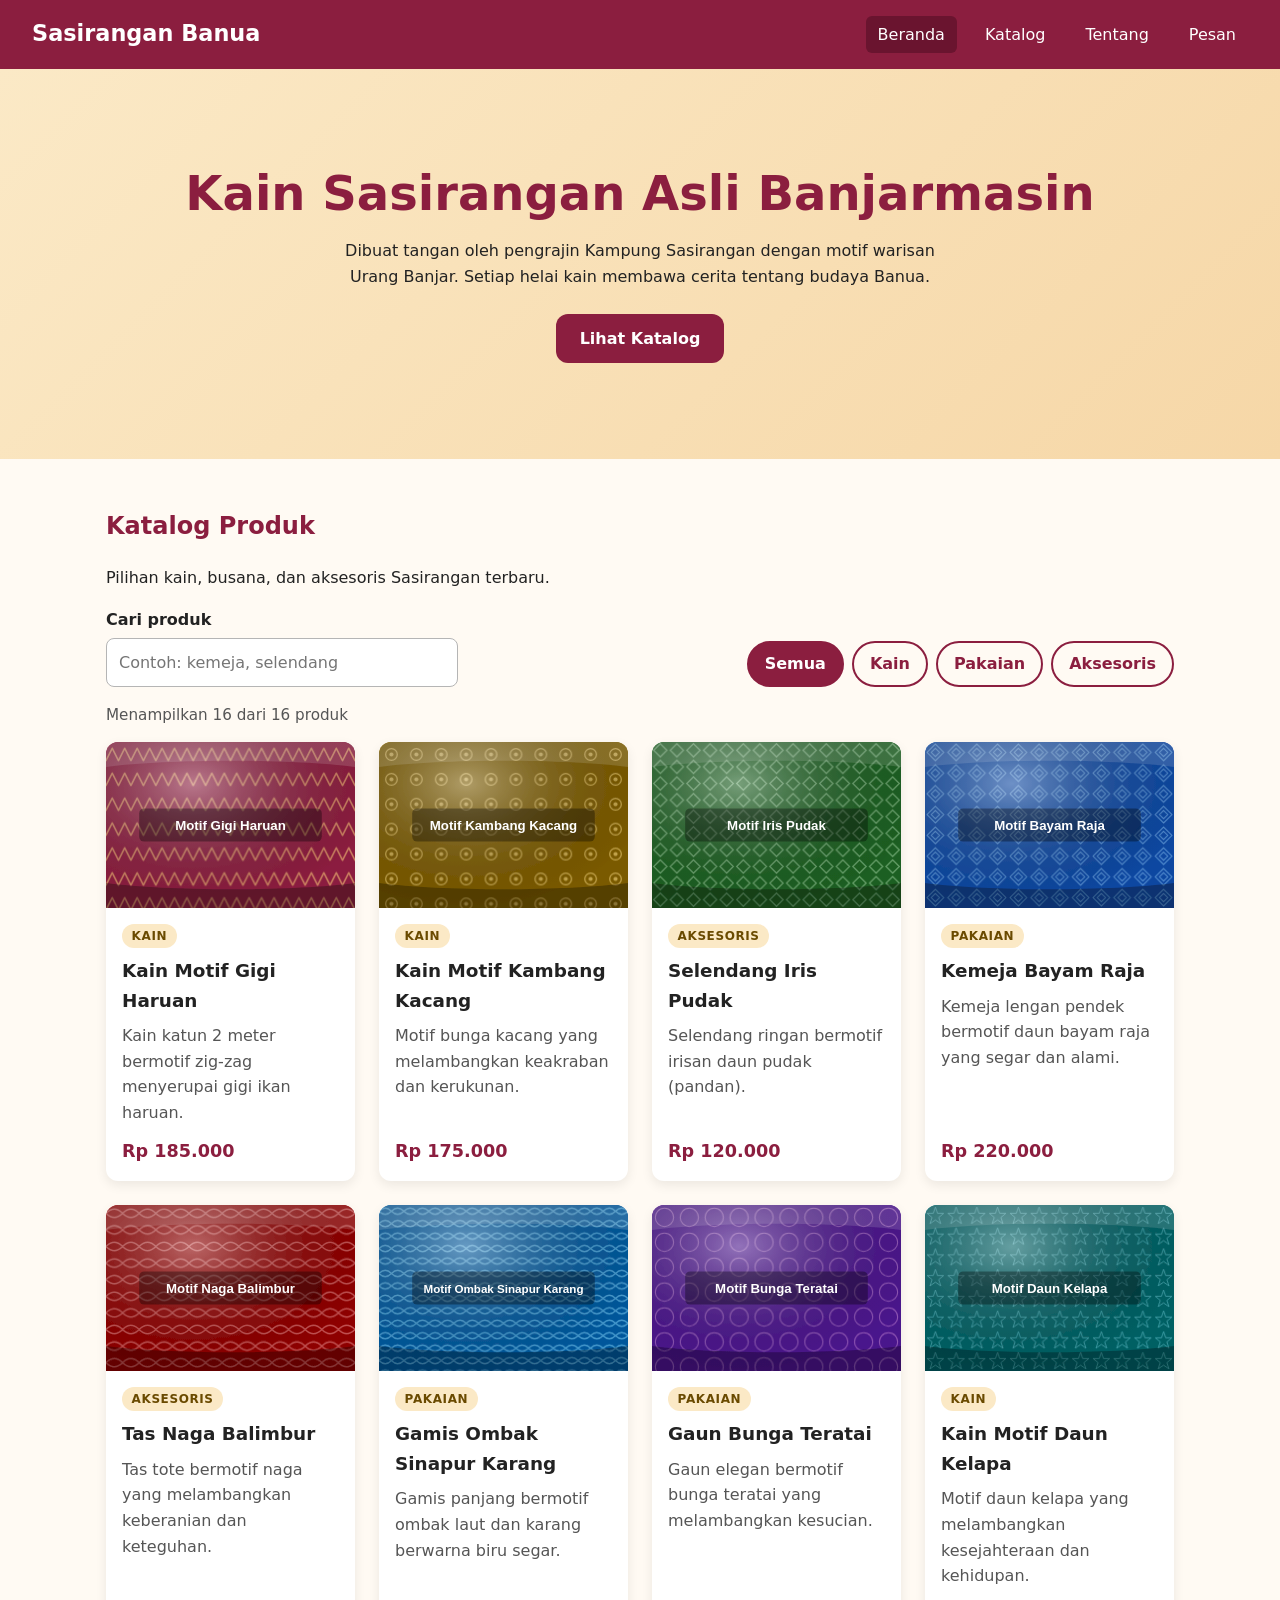
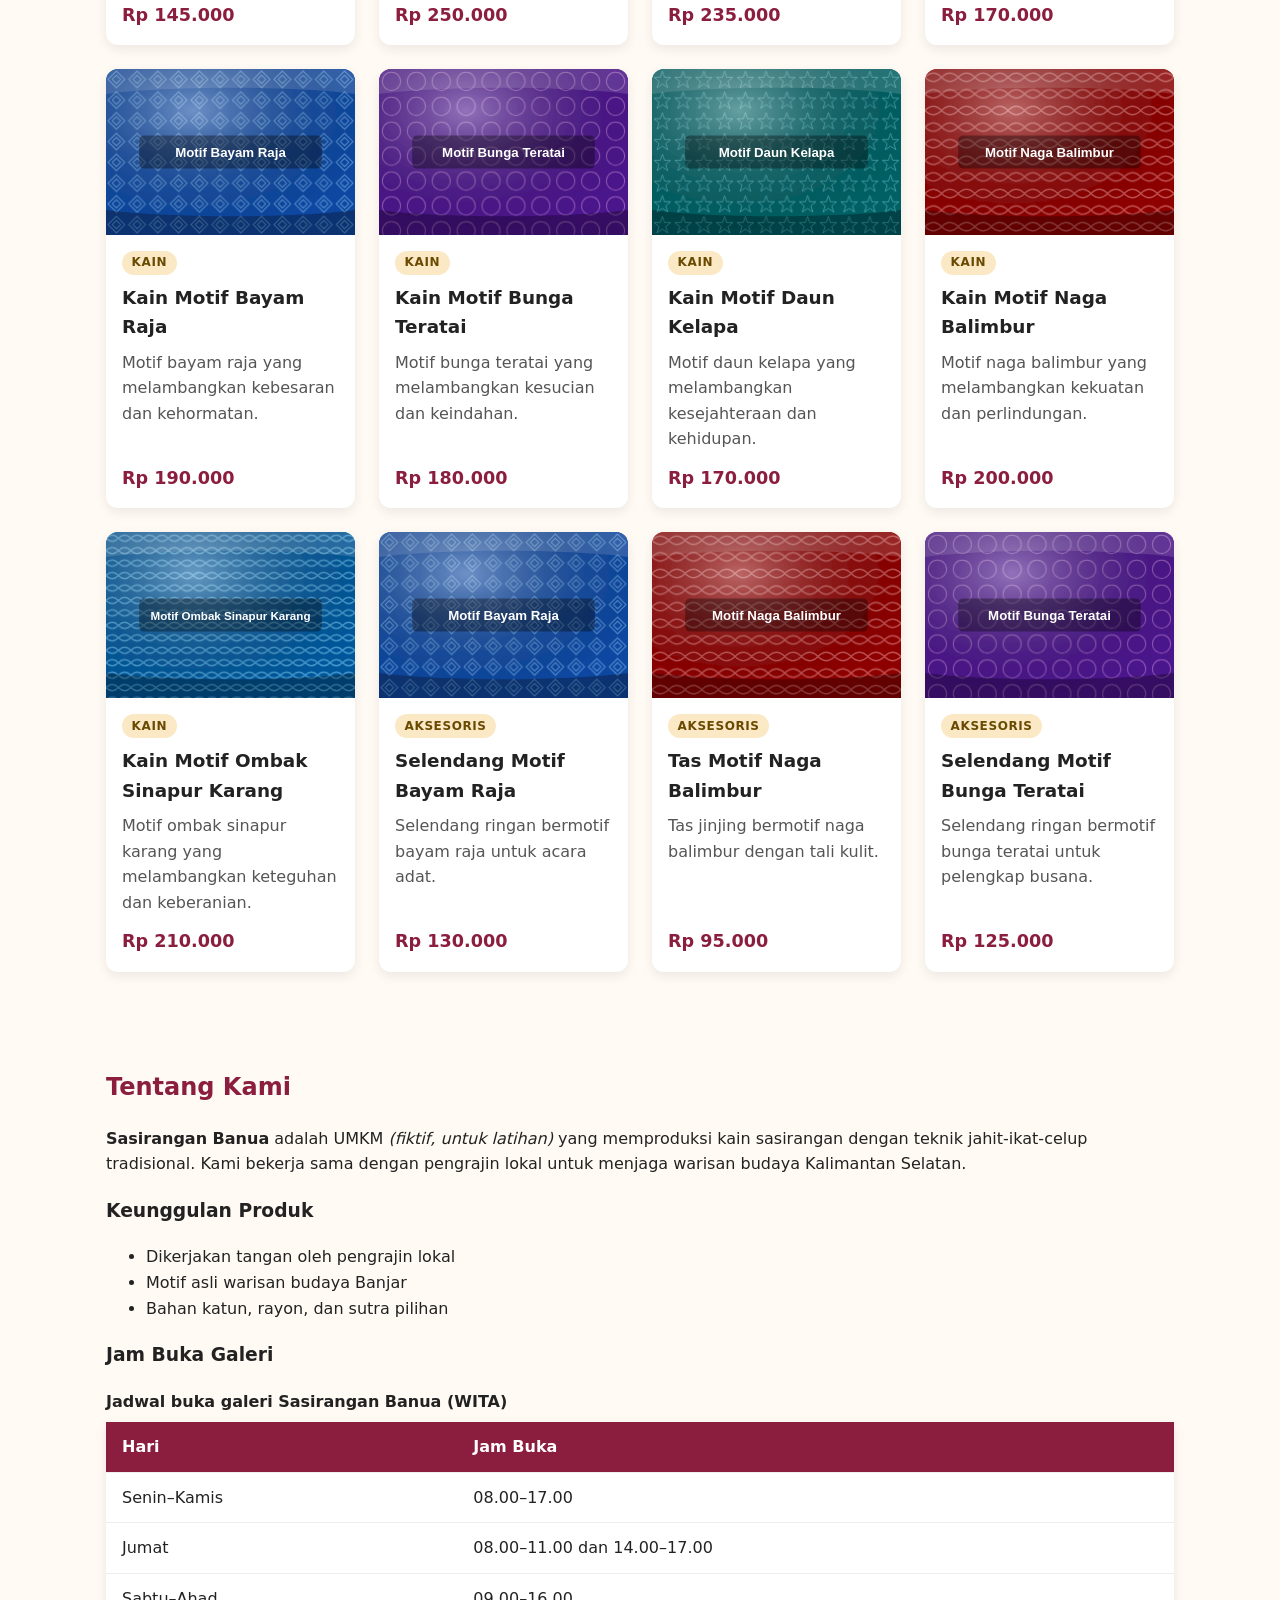
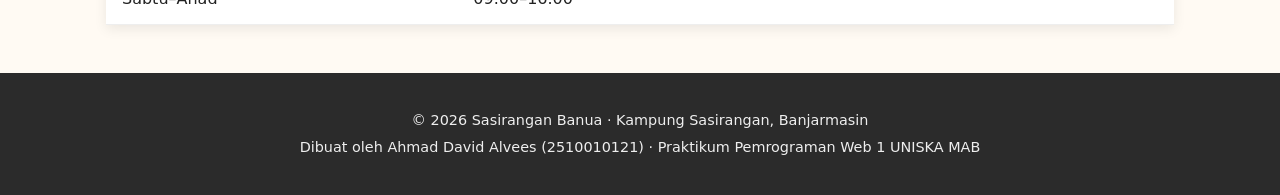
<file: index.html>
<!doctype html>
<html lang="en">
  <head>
    <meta charset="UTF-8" />
    <meta name="viewport" content="width=device-width, initial-scale=1.0" />
    <meta
      name="description"
      content="Catalog kain dan busana Sasirangan khas Banjarmasin
    karya pengrajin lokal"
    />
    <link rel="stylesheet" href="css/style.css" />
    <link rel="shortcut icon" href="img/favicon.svg" type="image/x-icon" />
    <title>Sasirangan Banua | Kain Khas Banjar</title>
  </head>

  <body>
    <header class="header-situs">
      <p class="logo"><a href="index.html"></a>Sasirangan Banua</p>
      <nav aria-label="Navigasi Utama">
        <ul class="menu">
          <li><a href="index.html" aria-current="page">Beranda</a></li>
          <li><a href="#katalog">Katalog</a></li>
          <li><a href="#tentang">Tentang</a></li>
          <li><a href="kontak.html">Pesan</a></li>
        </ul>
      </nav>
    </header>

    <main>
      <section class="hero">
        <h1>Kain Sasirangan Asli Banjarmasin</h1>
        <p>
          Dibuat tangan oleh pengrajin Kampung Sasirangan dengan motif warisan
          Urang Banjar. Setiap helai kain membawa cerita tentang budaya Banua.
        </p>
        <a class="tombol" href="#katalog">Lihat Katalog</a>
      </section>

      <section class="bagian" id="katalog">
        <h2>Katalog Produk</h2>
        <p>Pilihan kain, busana, dan aksesoris Sasirangan terbaru.</p>
        <div class="kontrol-katalog">
          <div class="kolom">
            <label for="cari">Cari produk</label>
            <input
              type="search"
              id="cari"
              placeholder="Contoh: kemeja, selendang"
            />
          </div>
          <div class="filter" role="group" aria-label="Filter kategori">
            <button
              type="button"
              class="tombol-filter aktif"
              data-kategori="semua"
              aria-pressed="true"
            >
              Semua
            </button>
            <button
              type="button"
              class="tombol-filter"
              data-kategori="kain"
              aria-pressed="false"
            >
              Kain
            </button>
            <button
              type="button"
              class="tombol-filter"
              data-kategori="pakaian"
              aria-pressed="false"
            >
              Pakaian
            </button>
            <button
              type="button"
              class="tombol-filter"
              data-kategori="aksesoris"
              aria-pressed="false"
            >
              Aksesoris
            </button>
          </div>
        </div>

        <p id="info-jumlah" class="info-jumlah" aria-live="polite"></p>
        <div id="daftar-katalog" class="katalog-grid"></div>
        <noscript
          ><p>Aktifkan JavaScript untuk melihat katalog produk.</p></noscript
        >
      </section>

      <section class="bagian" id="tentang">
        <h2>Tentang Kami</h2>
        <p>
          <strong>Sasirangan Banua</strong> adalah UMKM
          <em>(fiktif, untuk latihan)</em> yang memproduksi kain sasirangan
          dengan teknik jahit-ikat-celup tradisional. Kami bekerja sama dengan
          pengrajin lokal untuk menjaga warisan budaya Kalimantan Selatan.
        </p>
        <h3>Keunggulan Produk</h3>
        <ul>
          <li>Dikerjakan tangan oleh pengrajin lokal</li>
          <li>Motif asli warisan budaya Banjar</li>
          <li>Bahan katun, rayon, dan sutra pilihan</li>
        </ul>
        <h3>Jam Buka Galeri</h3>
        <table>
          <caption>
            Jadwal buka galeri Sasirangan Banua (WITA)
          </caption>
          <thead>
            <tr>
              <th scope="col">Hari</th>
              <th scope="col">Jam Buka</th>
            </tr>
          </thead>
          <tbody>
            <tr>
              <td>Senin–Kamis</td>
              <td>08.00–17.00</td>
            </tr>
            <tr>
              <td>Jumat</td>
              <td>08.00–11.00 dan 14.00–17.00</td>
            </tr>
            <tr>
              <td>Sabtu–Ahad</td>
              <td>09.00–16.00</td>
            </tr>
          </tbody>
        </table>
      </section>
    </main>
    <footer class="footer-situs">
      <p>
        &copy; 2026 Sasirangan Banua &middot; Kampung Sasirangan, Banjarmasin
      </p>
      <p>
        Dibuat oleh Ahmad David Alvees (2510010121) &middot; Praktikum
        Pemrograman Web 1 UNISKA MAB
      </p>
    </footer>
  </body>
  <script src="js/katalog.js"></script>
</html>
</file>
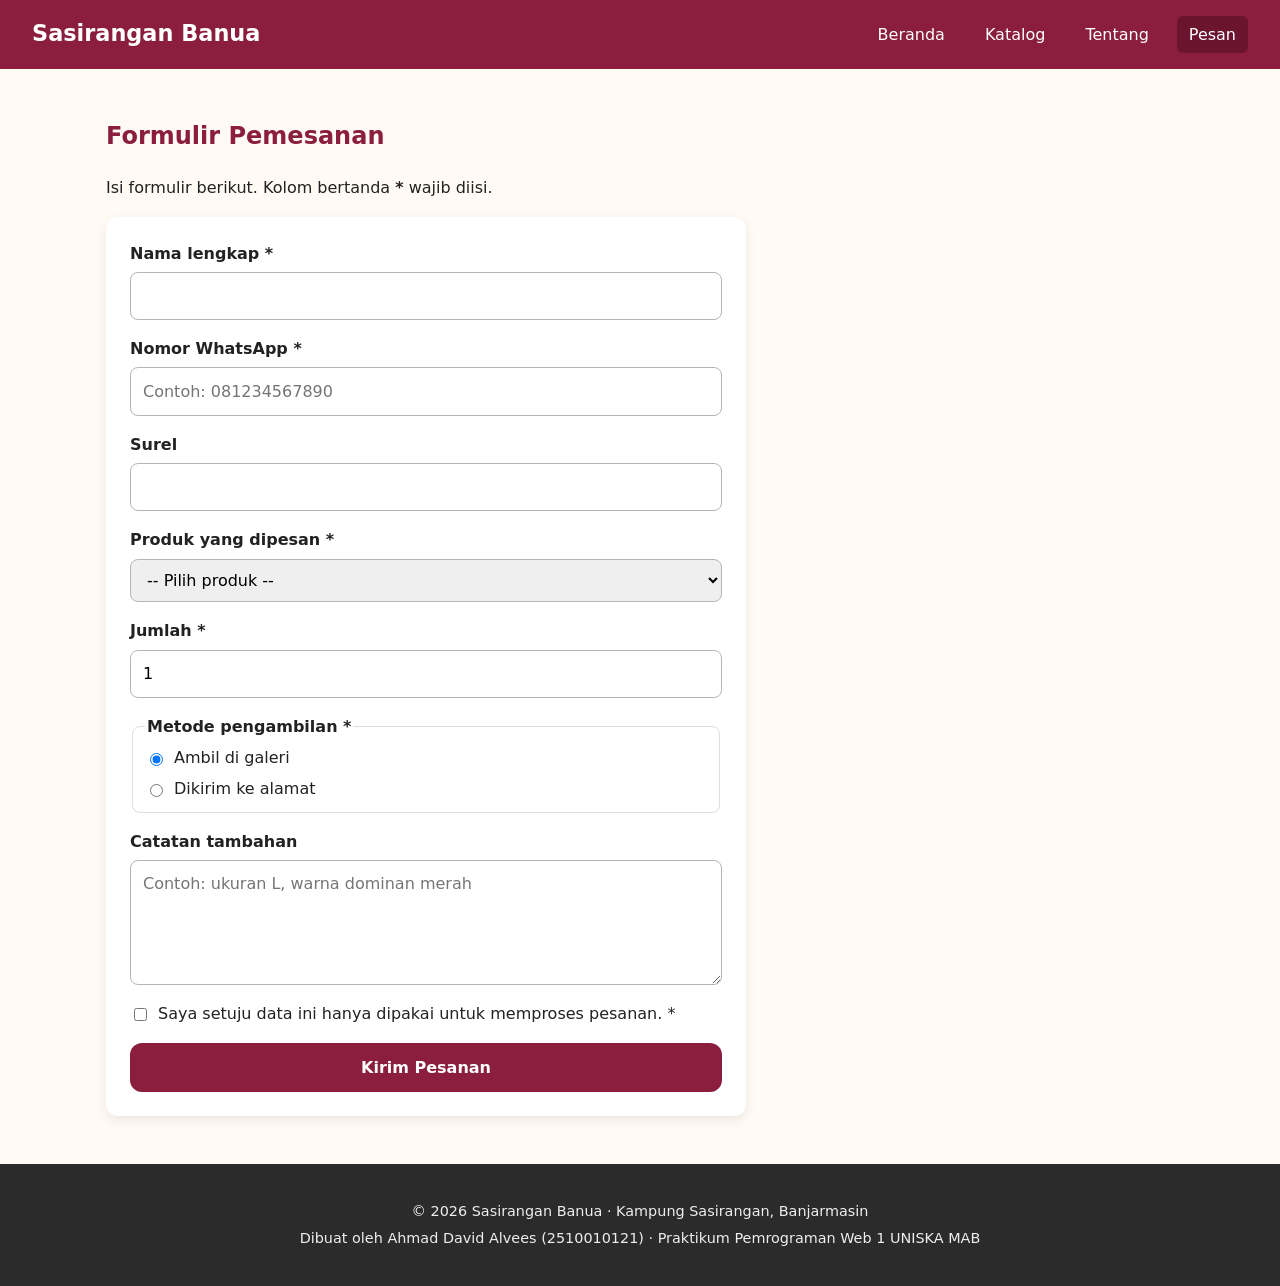
<file: kontak.html>
<!doctype html>
<html lang="en">
  <head>
    <meta charset="UTF-8" />
    <meta name="viewport" content="width=device-width, initial-scale=1.0" />
    <title>Document</title>
    <link rel="stylesheet" href="css/style.css" />
  </head>
  <body>
    <header class="header-situs">
      <p class="logo"><a href="index.html"></a>Sasirangan Banua</p>
      <nav aria-label="Navigasi Utama">
        <ul class="menu">
          <li><a href="index.html">Beranda</a></li>
          <li><a href="index.html#katalog">Katalog</a></li>
          <li><a href="index.html#tentang">Tentang</a></li>
          <li><a href="kontak.html" aria-current="page">Pesan</a></li>
        </ul>
      </nav>
    </header>
    <main>
      <section class="bagian" id="pesan">
        <h1>Formulir Pemesanan</h1>
        <p>
          Isi formulir berikut. Kolom bertanda <strong>*</strong> wajib diisi.
        </p>

        <form
          id="form-pesan"
          class="form-pesan"
          action="#"
          method="get"
          novalidate
        >
          <div class="kolom">
            <label for="nama">Nama lengkap *</label>
            <input
              type="text"
              id="nama"
              name="nama"
              required
              minlength="3"
              autocomplete="name"
              aria-describedby="error-nama"
            />
            <p class="pesan-error" id="error-nama"></p>
          </div>

          <div class="kolom">
            <label for="wa">Nomor WhatsApp *</label>
            <input
              type="tel"
              id="wa"
              name="wa"
              required
              pattern="08[0-9]{8,11}"
              placeholder="Contoh: 081234567890"
              autocomplete="tel"
              aria-describedby="error-wa"
            />
            <p class="pesan-error" id="error-wa"></p>
          </div>

          <div class="kolom">
            <label for="email">Surel</label>
            <input
              type="email"
              id="email"
              name="email"
              autocomplete="email"
              aria-describedby="error-email"
            />
            <p class="pesan-error" id="error-email"></p>
          </div>

          <div class="kolom">
            <label for="produk">Produk yang dipesan *</label>
            <select
              id="produk"
              name="produk"
              required
              aria-describedby="error-produk"
            >
              <option value="">-- Pilih produk --</option>
              <option>Kain Motif Gigi Haruan</option>
              <option>Kain Motif Kambang Kacang</option>
              <option>Selendang Iris Pudak</option>
              <option>Kemeja Bayam Raja</option>
              <option>Tas Naga Balimbur</option>
              <option>Gamis Ombak Sinapur Karang</option>
            </select>
            <p class="pesan-error" id="error-produk"></p>
          </div>

          <div class="kolom">
            <label for="jumlah">Jumlah *</label>
            <input
              type="number"
              id="jumlah"
              name="jumlah"
              min="1"
              max="50"
              value="1"
              required
              aria-describedby="error-jumlah"
            />
            <p class="pesan-error" id="error-jumlah"></p>
          </div>

          <fieldset>
            <legend>Metode pengambilan *</legend>
            <label>
              <input
                type="radio"
                name="pengambilan"
                value="Ambil di galeri"
                checked
              />
              Ambil di galeri
            </label>
            <label>
              <input
                type="radio"
                name="pengambilan"
                value="Dikirim ke alamat"
              />
              Dikirim ke alamat
            </label>
          </fieldset>

          <div class="kolom">
            <label for="catatan">Catatan tambahan</label>
            <textarea
              id="catatan"
              name="catatan"
              rows="4"
              maxlength="300"
              placeholder="Contoh: ukuran L, warna dominan merah"
            ></textarea>
          </div>

          <div class="kolom">
            <label class="cek">
              <input
                type="checkbox"
                id="setuju"
                name="setuju"
                required
                aria-describedby="error-setuju"
              />
              Saya setuju data ini hanya dipakai untuk memproses pesanan. *
            </label>
            <p class="pesan-error" id="error-setuju"></p>
          </div>

          <button type="submit" class="tombol">Kirim Pesanan</button>
        </form>

        <!-- Muncul setelah formulir valid -->
        <div id="hasil-pesan" class="hasil-pesan" hidden>
          <h2>Ringkasan Pesanan</h2>
          <pre id="ringkasan"></pre>
          <a
            id="tautan-wa"
            class="tombol"
            href="#"
            target="_blank"
            rel="noopener"
            >Lanjutkan ke WhatsApp</a
          >
        </div>
      </section>
    </main>

    <footer class="footer-situs">
      <p>
        &copy; 2026 Sasirangan Banua &middot; Kampung Sasirangan, Banjarmasin
      </p>
      <p>
        Dibuat oleh Ahmad David Alvees (2510010121) &middot; Praktikum
        Pemrograman Web 1 UNISKA MAB
      </p>
    </footer>
  </body>
  <script src="js/form.js"></script>
</html>
</file>
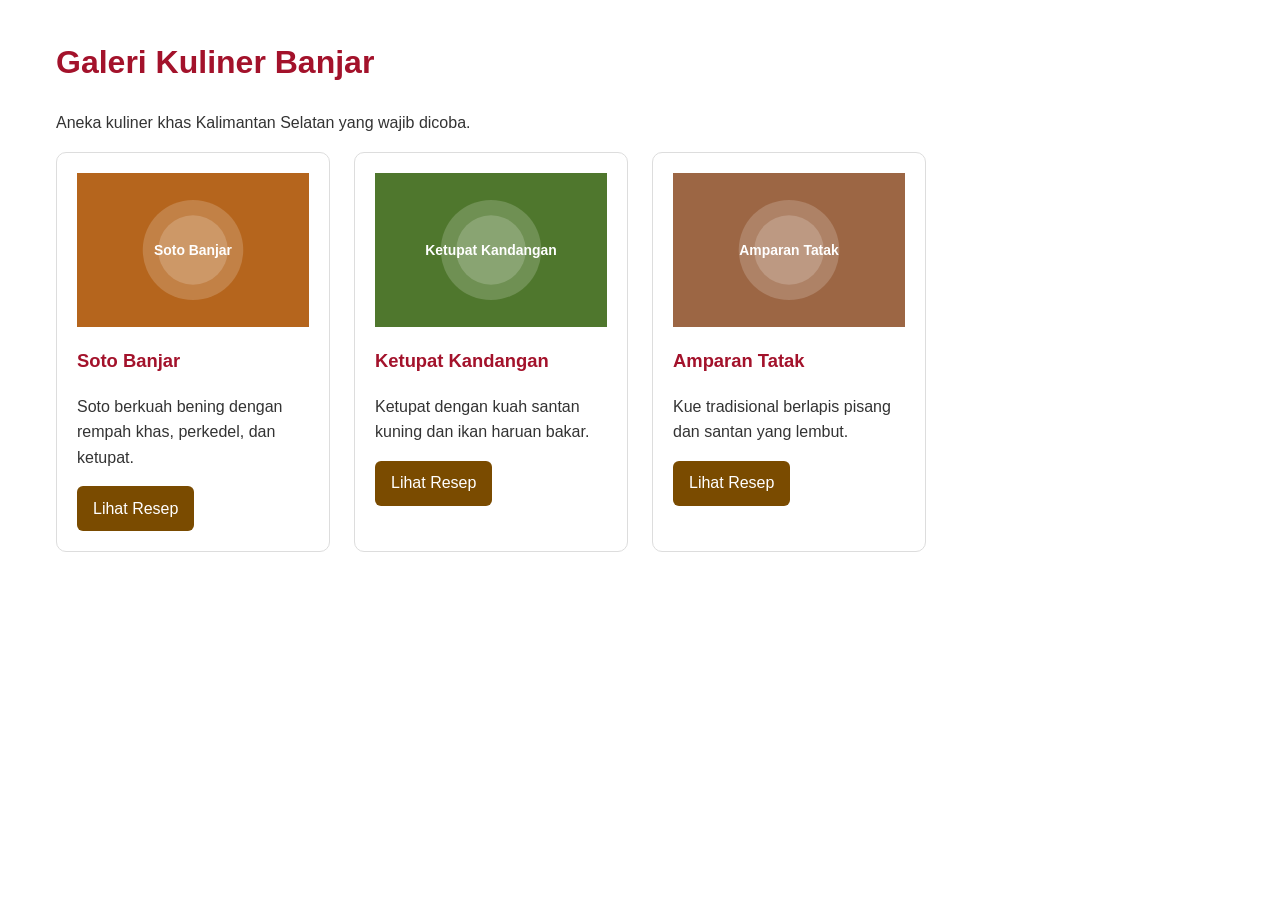
<file: bahan-mahasiswa/bedah-kode-ai/modul-2-galeri.html>
<!DOCTYPE html>
<html lang="id">
<head>
  <meta charset="UTF-8">
  <meta name="viewport" content="width=device-width, initial-scale=1.0">
  <title>Galeri Kuliner Banjar</title>
  <link rel="stylesheet" href="modul-2-galeri.css">
</head>
<body>
  <main class="container">
    <h1 id="judul-utama">Galeri Kuliner Banjar</h1>
    <p>Aneka kuliner khas Kalimantan Selatan yang wajib dicoba.</p>

    <div class="galeri">
      <article class="kartu">
        <img src="img/soto-banjar.svg" alt="Semangkuk soto banjar">
        <h3>Soto Banjar</h3>
        <p>Soto berkuah bening dengan rempah khas, perkedel, dan ketupat.</p>
        <a href="#" class="tombol">Lihat Resep</a>
      </article>

      <article class="kartu">
        <img src="img/ketupat-kandangan.svg" alt="Ketupat kandangan dengan kuah santan">
        <h3>Ketupat Kandangan</h3>
        <p>Ketupat dengan kuah santan kuning dan ikan haruan bakar.</p>
        <a href="#" class="tombol">Lihat Resep</a>
      </article>

      <article class="kartu">
        <img src="img/amparan-tatak.svg" alt="Potongan kue amparan tatak">
        <h3>Amparan Tatak</h3>
        <p>Kue tradisional berlapis pisang dan santan yang lembut.</p>
        <a href="#" class="tombol">Lihat Resep</a>
      </article>
    </div>
  </main>
</body>
</html>
</file>
<file: css/style.css>
/* =========================================================
Sasirangan Banua — style.css
Pendekatan: mobile-first (gaya dasar untuk HP, lalu
disesuaikan untuk layar lebar dengan media query)
========================================================= */
/* ---------- 1. Variabel (custom properties) ---------- */
:root {
  --warna-utama: #8b1e3f;
  /* merah marun sasirangan */
  --warna-utama-gelap: #6a142f;
  --warna-aksen: #e0a526;
  /* kuning kunyit */
  --warna-krem: #fbe9c6;
  --warna-teks: #222222;
  --warna-teks-lembut: #555555;
  --warna-latar: #fffaf3;
  --warna-kartu: #ffffff;
  --radius: 12px;
  --bayangan: 0 4px 12px rgba(0, 0, 0, 0.08);
  --lebar-maks: 1100px;
}

/* ---------- 2. Reset ringan & dasar ---------- */
*,
*::before,
*::after {
  box-sizing: border-box;
}

html {
  scroll-behavior: smooth;
  scroll-padding-top: 7rem;
  /* agar judul tidak tertutup header sticky */
}

body {
  margin: 0;
  font-family:
    "Segoe UI",
    system-ui,
    -apple-system,
    Roboto,
    Arial,
    sans-serif;
  font-size: 1rem;
  line-height: 1.6;
  color: var(--warna-teks);
  background-color: var(--warna-latar);
}

img {
  display: block;
  max-width: 100%;
  height: auto;
}

a {
  color: var(--warna-utama);
}

/* Penanda fokus untuk pengguna keyboard — JANGAN dihapus */
a:focus-visible,
button:focus-visible,
input:focus-visible,
select:focus-visible,
textarea:focus-visible {
  outline: 3px solid var(--warna-utama-gelap);
  outline-offset: 2px;
}

/* ---------- 3. Header & navigasi (Flexbox) ---------- */
.header-situs {
  position: sticky;
  top: 0;
  z-index: 10;
  display: flex;
  flex-direction: column;
  align-items: center;
  gap: 0.5rem;
  padding: 1rem;
  background-color: var(--warna-utama);
  color: #ffffff;
}

.logo {
  margin: 0;
  font-size: 1.4rem;
  font-weight: 700;
}

.logo a {
  color: inherit;
  text-decoration: none;
}

.menu {
  display: flex;
  flex-wrap: wrap;
  justify-content: center;
  gap: 0.25rem 1rem;
  margin: 0;
  padding: 0;
  list-style: none;
}

.menu a {
  display: block;
  padding: 0.35rem 0.75rem;
  border-radius: 6px;
  color: #ffffff;
  text-decoration: none;
}

.menu a:hover,
.menu a[aria-current="page"] {
  background-color: var(--warna-utama-gelap);
}

.header-situs a:focus-visible {
  outline-color: #ffffff;
}

/* ---------- 4. Hero ---------- */
.hero {
  padding: 4rem 1rem;
  text-align: center;
  background: linear-gradient(135deg, var(--warna-krem), #f6d7a7);
}

.hero h1 {
  margin: 0 0 1rem;
  font-size: clamp(1.8rem, 5vw, 3rem);
  line-height: 1.2;
  color: var(--warna-utama);
}

.hero p {
  max-width: 40rem;
  margin: 0 auto 1.5rem;
}

/* ---------- 5. Tombol ---------- */
.tombol {
  display: inline-block;
  padding: 0.75rem 1.5rem;
  border: none;
  border-radius: var(--radius);
  background-color: var(--warna-utama);
  color: #ffffff;
  font: inherit;
  font-weight: 600;
  text-decoration: none;
  cursor: pointer;
  transition:
    background-color 0.2s ease,
    transform 0.2s ease;
}

.tombol:hover {
  background-color: var(--warna-utama-gelap);
  transform: translateY(-2px);
}

/* ---------- 6. Bagian (section) umum ---------- */
.bagian {
  max-width: var(--lebar-maks);
  margin-inline: auto;
  padding: 3rem 1rem;
}

.bagian h1,
.bagian h2 {
  margin-top: 0;
  color: var(--warna-utama);
}

/* ---------- 7. Katalog (CSS Grid) ---------- */
.katalog-grid {
  display: grid;
  grid-template-columns: repeat(auto-fill, minmax(240px, 1fr));
  gap: 1.5rem;
}

.kartu {
  display: flex;
  flex-direction: column;
  overflow: hidden;
  border-radius: var(--radius);
  background-color: var(--warna-kartu);
  box-shadow: var(--bayangan);
  transition: transform 0.2s ease;
}

.kartu:hover {
  transform: translateY(-4px);
}

.kartu img {
  width: 100%;
  aspect-ratio: 3 / 2;
  object-fit: cover;
}

.kartu-isi {
  display: flex;
  flex-direction: column;
  flex-grow: 1;
  /* isi kartu mengisi sisa tinggi */
  padding: 1rem;
}

.kartu h3 {
  margin: 0 0 0.5rem;
  font-size: 1.15rem;
}

.kartu p {
  margin: 0 0 0.75rem;
  color: var(--warna-teks-lembut);
}

.kartu .harga {
  margin-top: auto;
  /* harga selalu di bagian bawah kartu */
  margin-bottom: 0;
  font-size: 1.1rem;
  font-weight: 700;
  color: var(--warna-utama);
}

/* ---------- 8. Tabel ---------- */
table {
  width: 100%;
  border-collapse: collapse;
  background-color: var(--warna-kartu);
  box-shadow: var(--bayangan);
}

caption {
  margin-bottom: 0.5rem;
  font-weight: 600;
  text-align: left;
}

th,
td {
  padding: 0.75rem 1rem;
  border-bottom: 1px solid #eeeeee;
  text-align: left;
}

thead th {
  background-color: var(--warna-utama);
  color: #ffffff;
}

/* ---------- 9. Formulir ---------- */
.form-pesan {
  display: grid;
  gap: 1rem;
  max-width: 40rem;
  padding: 1.5rem;
  border-radius: var(--radius);
  background-color: var(--warna-kartu);
  box-shadow: var(--bayangan);
}

.kolom {
  display: flex;
  flex-direction: column;
  gap: 0.35rem;
}

label,
legend {
  font-weight: 600;
}

input,
select,
textarea {
  width: 100%;
  padding: 0.65rem 0.75rem;
  border: 1px solid #b5b5b5;
  border-radius: 8px;
  font: inherit;
}

fieldset {
  display: flex;
  flex-direction: column;
  gap: 0.35rem;
  border: 1px solid #dddddd;
  border-radius: 8px;
}

fieldset label,
.cek {
  display: flex;
  align-items: center;
  gap: 0.5rem;
  font-weight: 400;
}

input[type="radio"],
input[type="checkbox"] {
  width: auto;
}

/* ---------- 10. Footer ---------- */
.footer-situs {
  padding: 2rem 1rem;
  background-color: #2b2b2b;
  color: #eeeeee;
  font-size: 0.9rem;
  text-align: center;
}

.footer-situs p {
  margin: 0.25rem 0;
}

/* ---------- 11. Responsif: tablet & desktop ---------- */
@media (min-width: 768px) {
  .header-situs {
    flex-direction: row;
    /* logo kiri, menu kanan */
    justify-content: space-between;
    padding-inline: 2rem;
  }

  .hero {
    padding: 6rem 2rem;
  }
}

/* Hormati pengguna yang tidak ingin banyak animasi */
@media (prefers-reduced-motion: reduce) {
  html {
    scroll-behavior: auto;
  }

  * {
    transition: none !important;
  }
}

/* ---------- 12. Komponen interaktif (Modul 3) ---------- */
.kontrol-katalog {
  display: flex;
  flex-direction: column;
  gap: 1rem;
  margin-bottom: 1rem;
}

.filter {
  display: flex;
  flex-wrap: wrap;
  gap: 0.5rem;
}

.tombol-filter {
  padding: 0.5rem 1rem;
  border: 2px solid var(--warna-utama);
  border-radius: 999px;
  background-color: transparent;
  color: var(--warna-utama);
  font: inherit;
  font-weight: 600;
  cursor: pointer;
}

.tombol-filter:hover,
.tombol-filter.aktif {
  background-color: var(--warna-utama);
  color: #ffffff;
}

.info-jumlah {
  color: var(--warna-teks-lembut);
  font-size: 0.95rem;
}

.label-kategori {
  align-self: flex-start;
  margin-bottom: 0.5rem;
  padding: 0.15rem 0.6rem;
  border-radius: 999px;
  background-color: var(--warna-krem);
  color: #6a4a00;
  font-size: 0.75rem;
  font-weight: 700;
  letter-spacing: 0.05em;
  text-transform: uppercase;
}

.pesan-error {
  margin: 0;
  color: #b00020;
  font-size: 0.9rem;
}

.pesan-error:empty {
  display: none; /* sembunyikan jika belum ada pesan */
}

[aria-invalid="true"] {
  border-color: #b00020;
  background-color: #fff5f6;
}

.hasil-pesan {
  max-width: 40rem;
  margin-top: 2rem;
  padding: 1.5rem;
  border-left: 6px solid var(--warna-aksen);
  border-radius: var(--radius);
  background-color: var(--warna-kartu);
  box-shadow: var(--bayangan);
}

.hasil-pesan h2 {
  margin-top: 0;
}

.hasil-pesan pre {
  white-space: pre-wrap;
  font-family: inherit;
}

@media (min-width: 768px) {
  .kontrol-katalog {
    flex-direction: row;
    align-items: flex-end;
    justify-content: space-between;
  }

  .kontrol-katalog .kolom {
    flex: 1;
    max-width: 22rem;
  }
}
</file>
<file: bahan-mahasiswa/bedah-kode-ai/modul-2-galeri.css>
/* Versi perbaikan - Bedah Kode AI Modul 2 */
:root {
  --warna-judul: #a3122b;
  /* merah gelap, kontras sekitar 7,8:1 dengan putih */
  --warna-teks: #333333;
  /* kontras sekitar 12,6:1 */
  --warna-tombol: #7a4b00;
  /* cokelat gelap, teks putih kontras sekitar 7,4:1 */
  --warna-fokus: #1d4ed8;
  /* biru tua, kontras sekitar 6,7:1 dengan putih */
}

*,
*::before,
*::after {
  box-sizing: border-box;
  /* lebar sudah termasuk padding dan border */
}

body {
  margin: 0;
  font-family: Arial, Helvetica, sans-serif;
  /* selalu beri cadangan */
  font-size: 1rem;
  /* 16px, mudah dibaca */
  line-height: 1.6;
  color: var(--warna-teks);
}

.container {
  width: 100%;
  max-width: 1200px;
  /* tidak lebih lebar dari 1200px, tetapi bisa menyusut */
  margin: 0 auto;
  padding: 1rem;
}

#judul-utama,
.kartu h3 {
  color: var(--warna-judul);
  /* tanpa !important */
}

.galeri {
  display: grid;
  grid-template-columns: repeat(auto-fill, minmax(260px, 1fr));
  gap: 1.5rem;
}

.kartu {
  padding: 1.25rem;
  border: 1px solid #dddddd;
  border-radius: 10px;
}

.kartu img {
  display: block;
  width: 100%;
  /* mengikuti lebar kartu */
  height: auto;
  aspect-ratio: 3 / 2;
  object-fit: cover;
  /* tidak gepeng */
}

.kartu h3 {
  font-size: 1.15rem;
}

.tombol {
  display: inline-block;
  padding: 0.6rem 1rem;
  border-radius: 6px;
  background-color: var(--warna-tombol);
  color: #ffffff;
  text-decoration: none;
}

/* Fokus keyboard tetap terlihat */
a:focus-visible {
  outline: 3px solid var(--warna-fokus);
  outline-offset: 2px;
}
</file>
